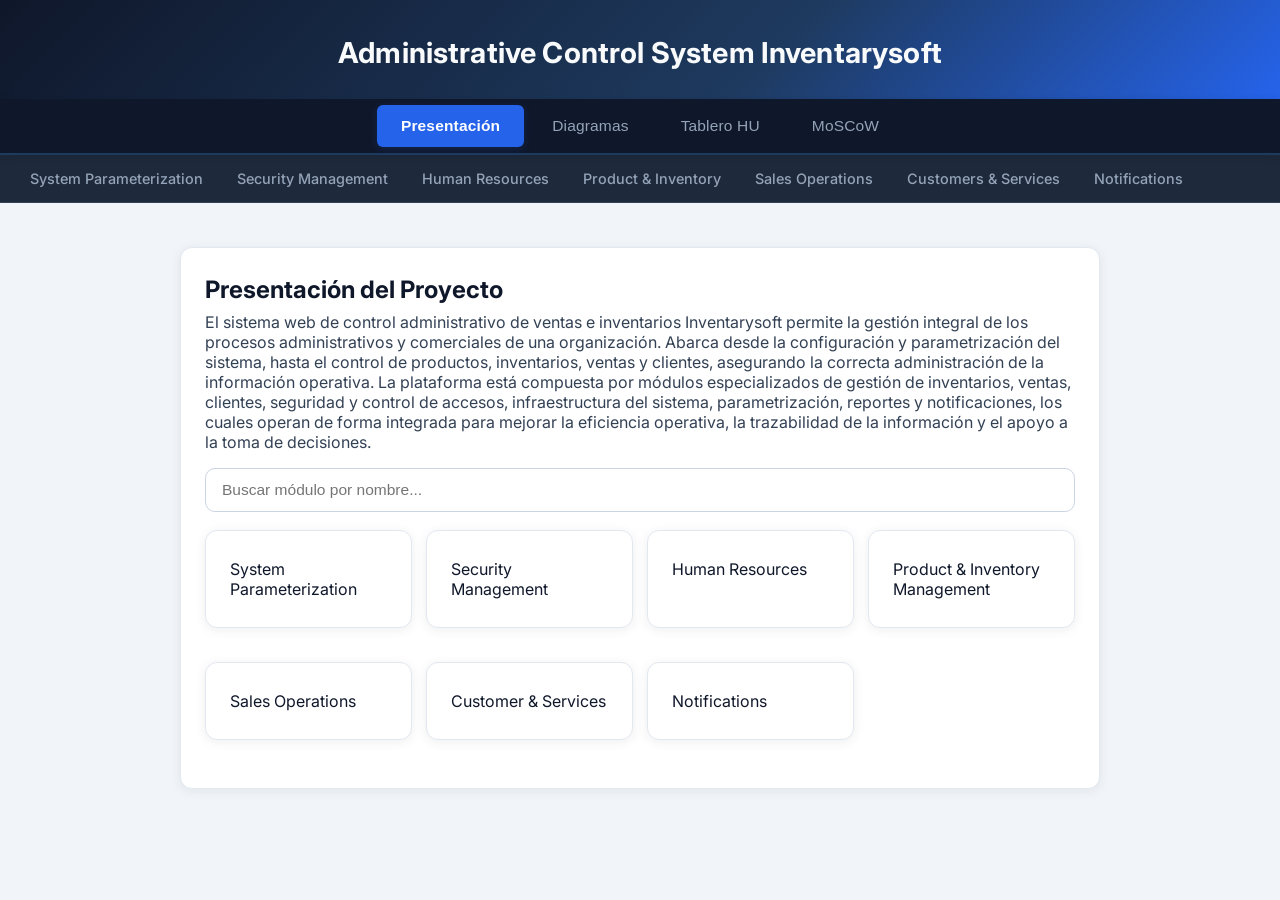
<file: Portal/index.html>
<!DOCTYPE html>
<html lang="es">
<head>
  <meta charset="UTF-8">
  <meta name="viewport" content="width=device-width, initial-scale=1.0">
  <title>Administrative Control System – Sales & Inventory</title>
  <link rel="stylesheet" href="asset/css/estilos.css">
  <script>
    function openTab(evt, tabName, skipHash) {
      var i, sections, buttons;
      sections = document.querySelectorAll('section');
      for (i = 0; i < sections.length; i++) {
        sections[i].classList.remove('active');
      }
      buttons = document.querySelectorAll('nav[role="tablist"] button');
      for (i = 0; i < buttons.length; i++) {
        buttons[i].classList.remove('active');
        buttons[i].setAttribute('aria-selected', 'false');
      }
      var targetSection = document.getElementById(tabName);
      if (targetSection) targetSection.classList.add('active');
      if (evt && evt.currentTarget) {
        evt.currentTarget.classList.add('active');
        evt.currentTarget.setAttribute('aria-selected', 'true');
      }
      if (!skipHash) {
        try { location.hash = tabName; } catch (e) {}
      }
    }
    function openSubTab(elmnt, contentId) {
      var i, contents, buttons;
      contents = document.getElementsByClassName('subcontent');
      for (i = 0; i < contents.length; i++) {
        contents[i].classList.remove('active');
      }
      buttons = elmnt.parentElement.querySelectorAll('button');
      for (i = 0; i < buttons.length; i++) {
        buttons[i].classList.remove('active');
      }
      document.getElementById(contentId).classList.add('active');
      elmnt.classList.add('active');
    }

    document.addEventListener('DOMContentLoaded', function() {
      // Initialize tabs from hash
      var initial = (location.hash || '').replace('#','') || 'presentation';
      var initialBtn = document.querySelector("nav button[data-tab='"+initial+"']") || document.querySelector('nav button');
      if (initialBtn) {
        openTab({currentTarget: initialBtn}, initialBtn.getAttribute('data-tab') || 'presentation', true);
      }

      // Filter modules by search
      var search = document.getElementById('moduleSearch');
      if (search) {
        var items = Array.prototype.slice.call(document.querySelectorAll('.modules-grid a.card'));
        search.addEventListener('input', function(){
          var q = (search.value || '').toLowerCase().trim();
          items.forEach(function(el){
            var text = el.textContent.toLowerCase();
            el.style.display = text.indexOf(q) > -1 ? '' : 'none';
          });
        });
      }
    });
  </script>
</head>
<body>
<header>
  <h1>Administrative Control System Inventarysoft </h1>
</header>

<nav role="tablist" aria-label="Navegación de secciones">
  <button role="tab" aria-controls="presentation" aria-selected="true" class="active" data-tab="presentation" onclick="openTab(event, 'presentation')">Presentación</button>
  <button role="tab" aria-controls="diagrams" aria-selected="false" data-tab="diagrams" onclick="openTab(event, 'diagrams')">Diagramas</button>
  <button role="tab" aria-controls="hu" aria-selected="false" data-tab="hu" onclick="openTab(event, 'hu')">Tablero HU</button>
  <button role="tab" aria-controls="moscow" aria-selected="false" data-tab="moscow" onclick="openTab(event, 'moscow')">MoSCoW</button>
  
</nav>

<div class="module-nav" aria-label="Módulos del sistema">
  <a href="system_parameterization/system_parameterization.html" class="nav-link">System Parameterization</a>
  <a href="security_management/security_management.html" class="nav-link">Security Management</a>
  <a href="human_resources/human_resources.html" class="nav-link">Human Resources</a>
  <a href="product_inventory_management/product_inventory_management.html" class="nav-link">Product & Inventory</a>
  <a href="sales_operations/sales_operations.html" class="nav-link">Sales Operations</a>
  <a href="customer_services/customer_services.html" class="nav-link">Customers & Services</a>
  <a href="notifications/notifications.html" class="nav-link">Notifications</a>
</div>

<section id="presentation" class="active">
  <div class="card" style="margin-top: 8px;">
    <h2 style="margin-top:0">Presentación del Proyecto</h2>
    <p>El sistema web de control administrativo de ventas e inventarios Inventarysoft permite la gestión integral de los procesos administrativos y comerciales de una organización. Abarca desde la configuración y parametrización del sistema, hasta el control de productos, inventarios, ventas y clientes, asegurando la correcta administración de la información operativa.
        La plataforma está compuesta por módulos especializados de gestión de inventarios, ventas, clientes, seguridad y control de accesos, infraestructura del sistema, parametrización, reportes y notificaciones, los cuales operan de forma integrada para mejorar la eficiencia operativa, la trazabilidad de la información y el apoyo a la toma de decisiones.</p>
    
    <div class="searchbar">
      <input id="moduleSearch" type="search" placeholder="Buscar módulo por nombre..." aria-label="Buscar módulo">
    </div>
    <div class="modules-grid">
      <a href='system_parameterization/system_parameterization.html' class="card"> System Parameterization</a>
      <a href='security_management/security_management.html'class="card"> Security Management</a>
      <a href='human_resources/human_resources.html' class="card"> Human Resources</a>
      <a href='product_inventory_management/product_inventory_management.html' class="card"> Product & Inventory Management</a>
      <a href='sales_operations/sales_operations.html' class="card"> Sales Operations</a>
      <a href='customer_services/customer_services.html' class="card"> Customer & Services</a>
      <a href='notifications/notifications.html' class="card"> Notifications</a>
    </div>
  </div>
</section>
<section id="diagrams">
  <h2>Diagramas</h2>
  <div class="subtabs">
    <button class='active' onclick="openSubTab(this,'diagram-content-0')">Package Diagram</button><button class='' onclick="openSubTab(this,'diagram-content-1')">Class Diagram</button><button class='' onclick="openSubTab(this,'diagram-content-2')">Sequence Diagram</button><button class='' onclick="openSubTab(this,'diagram-content-3')">Deployment Diagram</button><button class='' onclick="openSubTab(this,'diagram-content-4')">Use Case Diagram</button>
  </div>
  
    <div id="diagram-content-0" class="subcontent active">
      <h3>Package Diagram</h3>
      <img src="asset/doc/proyecto/packeage/Packeage.png" alt="Package Diagram" style="max-width:100%;height:auto; border:1px solid #e5e7eb;">
      <h4>PlantUML Source</h4>
      <pre><code>@startuml
title Inventarysoft – Package Diagram

package &quot;Security Management&quot; {
    class role
    class permission
    class role_permission
    class system_module
    class module_permission
    class person
    class user_account
  }

package &quot;System Parameterization&quot; {
  class document_type
  class product_category
  class payment_method
  class inventory_movement_type
  class user_role
  class system_status
}

package &quot;PSales Operations&quot; {
  class sale
  class sale_detail
  class invoice
  class payment
}

package &quot;Product & Inventory Management&quot&quot; {
  class product
  class inventory
  class inventory_movement
}

package &quot;Customers &amp; Services&quot; {
  class customer
  class service
  class customer_service
}

package &quot;Notifications&quot; {
  class message_template
  class notification
  class alert_rule
}

package &quot;Flight Operations&quot; {
  class flight
  class crew_assignment
  class ticket
  class baggage
}

package &quot;Human Resources&quot; {
  class employee
  class position
}

@enduml
</code></pre>
    </div>
    
    <div id="diagram-content-1" class="subcontent ">
      <h3>Class Diagram</h3>
      <img src="asset/doc/proyecto/class/class.png" alt="Class Diagram" style="max-width:100%;height:auto; border:1px solid #e5e7eb;">
      <h4>PlantUML Source</h4>
      <pre><code>@startuml
title Inventarysoft – Class Diagram (Vertical flow)

' --- NIVEL 1: PARÁMETROS ---
class document_type { +id }
class product_category { +id }
class payment_method { +id }
class inventory_movement_type { +id }
class user_role { +id }
class system_status { +id }
class position { +id }
class message_template { +id }

' --- NIVEL 2: ENTIDADES BASE ---
class person {
    +id
    +document_type_id
}

class product {
    +id
    +product_category_id
}

class role {
    +id
    +user_role_id
}

class permission {
    +id
}

' --- NIVEL 3: OPERATIVAS ---
class employee {
    +id
    +person_id
    +position_id
}

class user_account {
    +id
    +person_id
    +role_id
}

class customer {
    +id
    +person_id
}

class role_permission {
    +id
    +role_id
    +permission_id
}

class inventory {
    +id
    +product_id
}

' --- NIVEL 4: TRANSACCIONES ---
class sale {
    +id
    +customer_id
    +user_id
    +payment_method_id
}

class inventory_movement {
    +id
    +inventory_id
    +movement_type_id
}

' --- NIVEL 5: DETALLES Y NOTIFICACIONES ---
class sale_detail {
    +id
    +sale_id
    +product_id
}

class invoice {
    +id
    +sale_id
}

class payment {
    +id
    +sale_id
}

class notification {
    +id
    +person_id
    +template_id
    +sale_id
}

' ==========================================
' RELACIONES
' ==========================================

document_type -> person
product_category -> product
user_role -> role
position -> employee
message_template -> notification
payment_method -> sale
inventory_movement_type -> inventory_movement

person -> employee
person -> user_account
person -> customer

role "1" *-- "*" role_permission
permission "1" *-- "*" role_permission

product "1" *-- "1" inventory
inventory "1" *-- "*" inventory_movement

customer -> sale
user_account -> sale
sale "1" *-- "*" sale_detail
sale "1" -- "1" invoice
sale "1" *-- "*" payment

sale -> notification
person -> notification

@enduml
</code></pre>
    </div>
    
    <div id="diagram-content-2" class="subcontent ">
      <h3>1.User Login</h3>
      <img src="asset/doc/proyecto/secuence/UserLogin.png" alt="Sequence Diagram" style="max-width:100%;height:auto; border:1px solid #e5e7eb;">
      <h3>2.Register Product</h3>
      <img src="asset/doc/proyecto/secuence/RegistreProduct.png" alt="Sequence Diagram" style="max-width:100%;height:auto; border:1px solid #e5e7eb;">
      <h3>3.Register Inventory Movement</h3>
      <img src="asset/doc/proyecto/secuence/RegisterInventoryMovement.png" alt="Sequence Diagram" style="max-width:100%;height:auto; border:1px solid #e5e7eb;">
      <h3>4.Process Sale </h3>
      <img src="asset/doc/proyecto/secuence/ProcessSale.png" alt="Sequence Diagram" style="max-width:100%;height:auto; border:1px solid #e5e7eb;">
      <h3>5.RegisterCustomer</h3>
      <img src="asset/doc/proyecto/secuence/RegisterCustomer.png" alt="Sequence Diagram" style="max-width:100%;height:auto; border:1px solid #e5e7eb;">
    </div>
    
    <div id="diagram-content-3" class="subcontent ">
      <h3>Deployment Diagram</h3>
      <img src="asset/doc/proyecto/deploy/deployd.png" alt="Deployment Diagram" style="max-width:100%;height:auto; border:1px solid #e5e7eb;">
      <h4>PlantUML Source</h4>
      <pre><code>@startuml
title Inventarysoft - Deployment Diagram

node "Cloud Environment" {

  node "CI/CD Pipeline" {
    component "GitHub Repo\nBranches: develop, qa, main" as GitHub
    component "Jenkins" as Jenkins
    GitHub -> Jenkins : Webhook/Clone
  }

  node "Container Cluster" {

    node "Frontend Container" {
      component "Web App\nReact SPA" as Web
    }

    node "Backend Container" {
      component "REST API\n(Node/Java/Python)" as API
    }

    node "Database Container" {
      database "PostgreSQL\nInventarysoft_DB" as DB
    }

    Web -> API : REST/HTTPS
    API -> DB : JDBC
  }

  Jenkins -> "Container Cluster" : Build & Deploy
}

@enduml
</code></pre>
    </div>
    
    <div id="diagram-content-4" class="subcontent ">
      <h3>Use Case Diagram Security Management.</h3>
      <img src="asset/doc/proyecto/use_case/UseCaseSecurityManagement.png" alt="Use Case Diagram" style="max-width:100%;height:auto; border:1px solid #e5e7eb;">
      <h3>Use Case Diagram System Parameterization</h3>
      <img src="asset/doc/proyecto/use_case/UseCaseSystemParameterization.png" alt="Use Case Diagram" style="max-width:100%;height:auto; border:1px solid #e5e7eb;">
      <h3>Use Case Diagram Product & Inventory</h3>
      <img src="asset/doc/proyecto/use_case/UseCaseProduct&Inventory.png" alt="Use Case Diagram" style="max-width:100%;height:auto; border:1px solid #e5e7eb;">
      <h3>Use Case Diagram Sales Operation</h3>
      <img src="asset/doc/proyecto/use_case/UseCaseSalesOperations.png" alt="Use Case Diagram" style="max-width:100%;height:auto; border:1px solid #e5e7eb;">
      <h3>Use Case Diagram Customers & Services</h3>
      <img src="asset/doc/proyecto/use_case/UseCaseCustomers&Services.png" alt="Use Case Diagram" style="max-width:100%;height:auto; border:1px solid #e5e7eb;">
      <h3>Use Case Diagram Notifications</h3>
      <img src="asset/doc/proyecto/use_case/UseCaseNotifications.png" alt="Use Case Diagram" style="max-width:100%;height:auto; border:1px solid #e5e7eb;">
      
    </div>
    
</section>
<section id="hu">
  <h2>Tablero de Historias de Usuario (HU)</h2>
  
  <details>
    <summary>Security Management</summary>
    <div>
      <ul>
        <li>Como Administrador quiero gestionar roles y permisos de usuarios para controlar el acceso al sistema.</li>
        <li>Como Administrador quiero registrar usuarios asociados a personas y roles para permitir el inicio de sesión.</li>
        <li>Como Usuario quiero iniciar sesión en el sistema para acceder a las funcionalidades según mi rol.</li>
      </ul>
    </div>
  </details>
  
  <details>
    <summary>Human Resources</summary>
    <div>
      <ul>
        <li>Como Administrador quiero registrar empleados con sus datos personales y cargos para gestionar el staff.</li>
        <li>Como Administrador quiero consultar información de empleados para asignar responsabilidades eficientemente.</li>
      </ul>
    </div>
  </details>
  
  <details>
    <summary>System Parameterization</summary>
    <div>
      <ul>
        <li>Como Administrador quiero configurar tipos de documentos para capturar correctamente la identidad de las personas.</li>
        <li>Como Administrador quiero definir categorías de productos para organizar el catálogo de inventario.</li>
        <li>Como Administrador quiero gestionar métodos de pago para ofrecer diferentes opciones de cobro en las ventas.</li>
        <li>Como Administrador quiero definir tipos de movimientos de inventario para clasificar entradas y salidas.</li>
      </ul>
    </div>
  </details>
  
  <details>
    <summary>Product & Inventory</summary>
    <div>
      <ul>
        <li>Como Administrador quiero registrar productos con sus precios y stock inicial para controlar la oferta.</li>
        <li>Como Empleado quiero registrar movimientos de inventario (entradas/salidas) para mantener el stock actualizado.</li>
        <li>Como Usuario quiero consultar la disponibilidad de productos en tiempo real para informar a los clientes.</li>
      </ul>
    </div>
  </details>
  
  <details>
    <summary>Sales Operations</summary>
    <div>
      <ul>
        <li>Como Empleado quiero procesar ventas seleccionando productos y cantidades para registrar los ingresos.</li>
        <li>Como Sistema quiero calcular automáticamente totales e impuestos para evitar errores humanos.</li>
        <li>Como Empleado quiero generar facturas de venta para entregar un comprobante legal al cliente.</li>
        <li>Como Empleado quiero registrar pagos asociados a las ventas para cerrar el ciclo comercial.</li>
      </ul>
    </div>
  </details>
  
  <details>
    <summary>Customers & Services</summary>
    <div>
      <ul>
        <li>Como Empleado quiero registrar clientes en el sistema para asociar sus compras y fidelizarlos.</li>
        <li>Como Cliente quiero recibir mi factura por correo electrónico (opcional) para tener un respaldo digital.</li>
      </ul>
    </div>
  </details>
  
  <details>
    <summary>Notifications</summary>
    <div>
      <ul>
        <li>Como Administrador quiero crear plantillas de mensajes para notificar eventos de manera uniforme.</li>
        <li>Como Sistema quiero enviar alertas de stock bajo para informar oportunamente la necesidad de reabastecimiento.</li>
        <li>Como Sistema quiero enviar notificaciones de confirmación de pago para mantener informados a los clientes.</li>
      </ul>
    </div>
  </details>
    
</section>
<section id="moscow">
  <h2>Priorización MoSCoW</h2>
  <h3>Must</h3>
  <ul>
    <li>Como Usuario quiero iniciar sesión con usuario y contraseña para acceder de forma segura al sistema.</li>
    <li>Como Administrador quiero definir roles básicos (administrador y vendedor) para controlar el acceso a las funcionalidades del sistema</li>
    <li>Como Administrador quiero validar que los formularios críticos tengan datos obligatorios para evitar registros incompletos o erróneos.</li>
    <li>Como Administrador quiero registrar productos con código, nombre, categoría, precio, stock y estado para administrar el inventario.</li>
    <li>Como Administrador quiero editar y eliminar productos para mantener la información actualizada.</li>
    <li>Como Administrador quiero consultar las existencias de productos en tiempo casi real para conocer el stock disponible y detectar alertas.</li>
    <li>Como Administrador quiero registrar compras o ingresos de mercancía para incrementar el inventario</li>
    <li>Como Sistema quiero actualizar automáticamente el inventario al registrar una venta para mantener el stock correcto.</li>
    <li>Como Vendedor quiero registrar ventas asociando productos, cantidades y precios para generar el total de la venta.</li>
    <li>Como Coordinador quiero asignar tripulación a un vuelo para garantizar que el vuelo esté atendido.</li>
    <li>Como Vendedor quiero que cada venta quede registrada con fecha y usuario vendedor para mantener el control administrativo.</li>
    <li>Como Administrador quiero generar reportes básicos de ventas por rango de fechas para analizar los ingresos del negocio.</li>
    <li>Como Administrador quiero registrar clientes con datos básicos para asociarlos a las ventas cuando sea necesario.</li>
    <li>Como Administrador quiero registrar proveedores con información básica para controlar el origen de los productos.</li>
    
  </ul>
  <h3>Should</h3><ul>
    <li>Como Administrador quiero configurar permisos más específicos para el rol vendedor para controlar mejor el acceso a ciertas funcionalidades.</li>
    <li>Como Administrador quiero restringir acciones sensibles como eliminación de registros para mantener la seguridad del sistema.</li>
    <li>Como Administrador quiero generar reportes de productos con stock mínimo para planificar reposiciones oportunamente.</li>
    <li>Como Administrador quiero analizar la rotación de productos para mejorar la gestión de compras.</li>
    <li>Como Administrador quiero consultar el historial de ventas por cliente para analizar el comportamiento comercial.</li>
    <li>Como Administrador quiero visualizar ventas por producto para identificar los artículos más vendidos y los de baja rotación.</li>
    <li>Como Administrador quiero realizar ajustes manuales de inventario en caso de pérdida o daño para reflejar el stock real.</li>
    <li>Como Administrador quiero consultar una bitácora de actividades para supervisar las acciones realizadas en el sistema.</li>
    <li>Como Sistema quiero registrar automáticamente operaciones críticas para garantizar trazabilidad</li>
    <li>Como Vendedor quiero aplicar filtros avanzados en el catálogo de productos para encontrar información rápidamente.</li>
    <li>Como Administrador quiero exportar reportes en formato PDF o Excel para compartir información o conservar respaldo externo.</li>
  </ul><h3>Could</h3>
    <ul><li>Como Administrador quiero visualizar un panel de control con indicadores clave de ventas e inventario para tener una visión general del estado del negocio.</li>
    <li>Como Administrador quiero ver alertas e información resumida en una sola vista para facilitar la toma de decisiones.</li>
    <li>Como Administrador quiero recibir notificaciones visuales cuando un producto llegue a su nivel mínimo para actuar oportunamente</li>
    <li>Como Vendedor quiero visualizar alertas de stock bajo al momento de registrar una venta para evitar vender productos agotados.</li>
    <li>Como Administrador quiero organizar productos en categorías y subcategorías para mejorar la estructura del catálogo.</li>
    <li>Como Vendedor quiero generar comprobantes de venta en formato ticket o factura para entregar un soporte formal de la transacción.</li>
    <li>Como Administrador quiero autocompletado en búsquedas para mejorar la eficiencia operativa.</li>

  </ul><h3>Wont</h3><ul></ul>
</section>

</body>
</html>
</file>
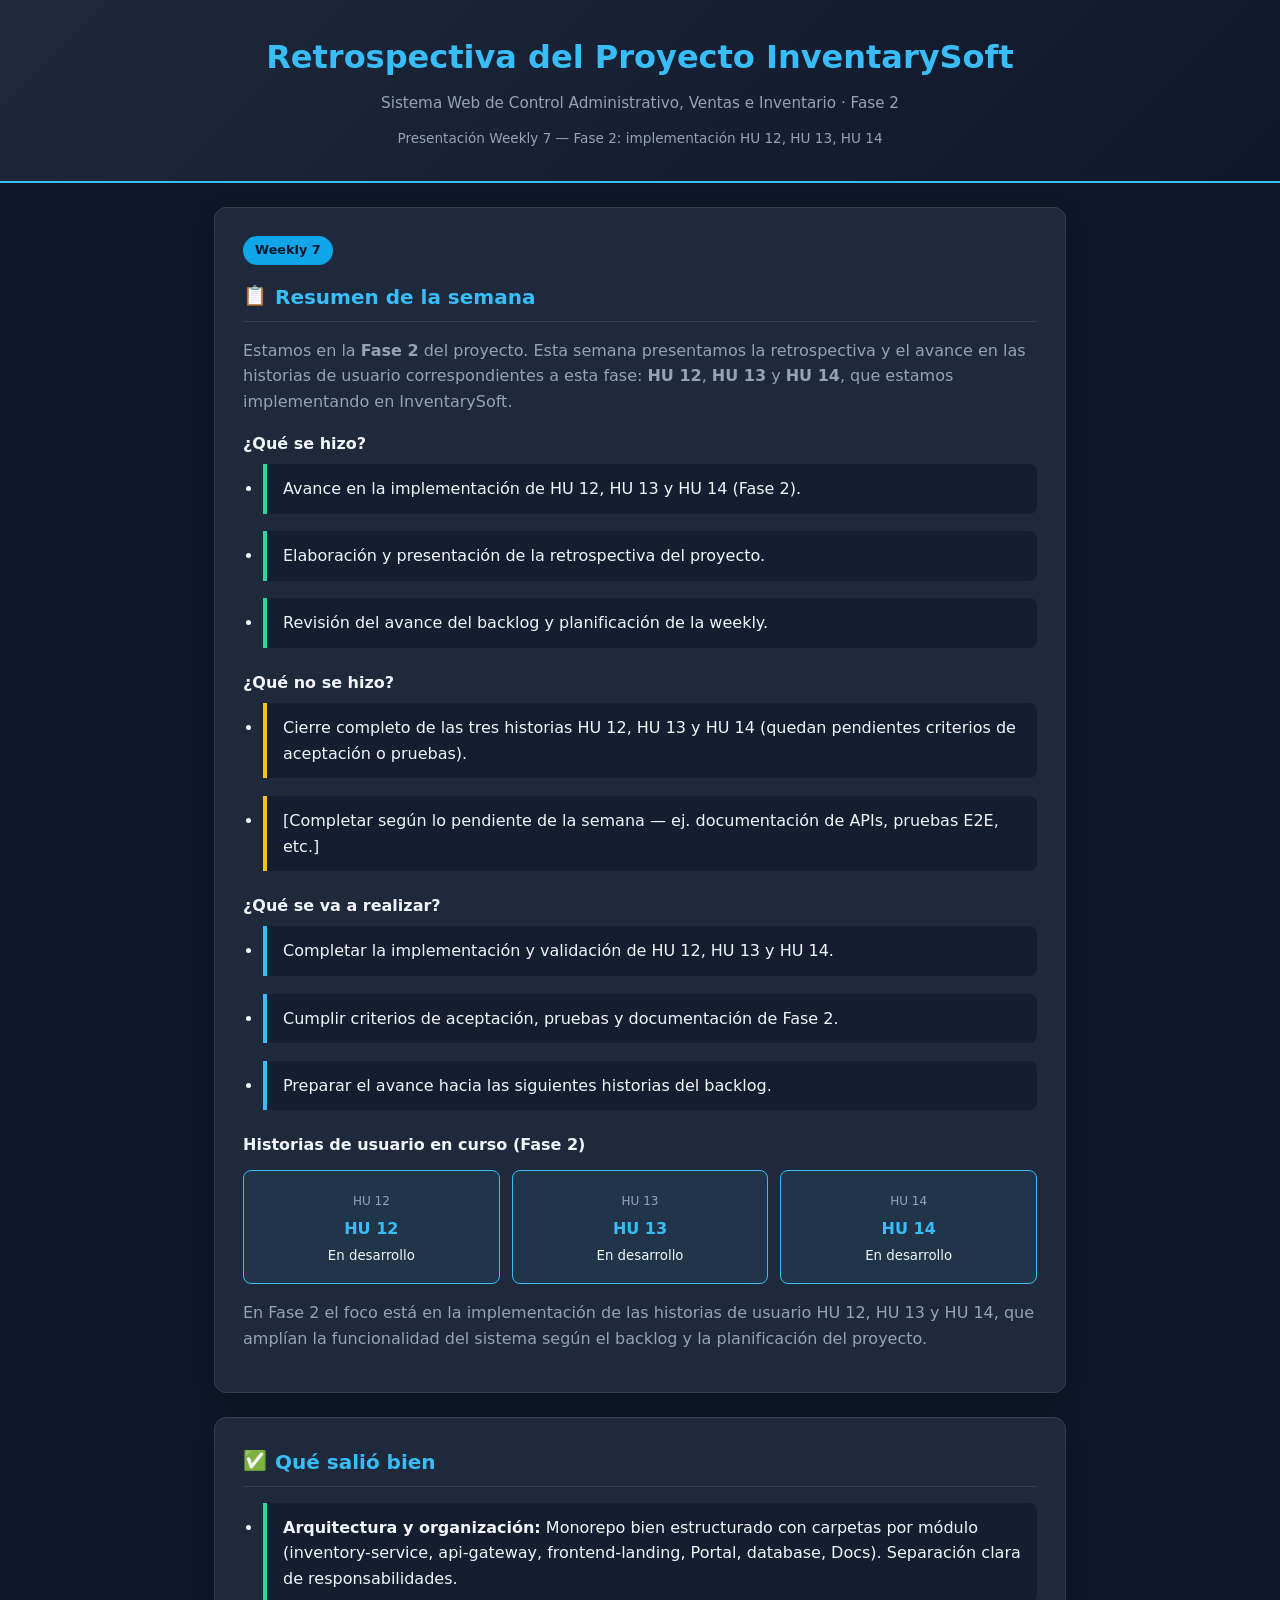
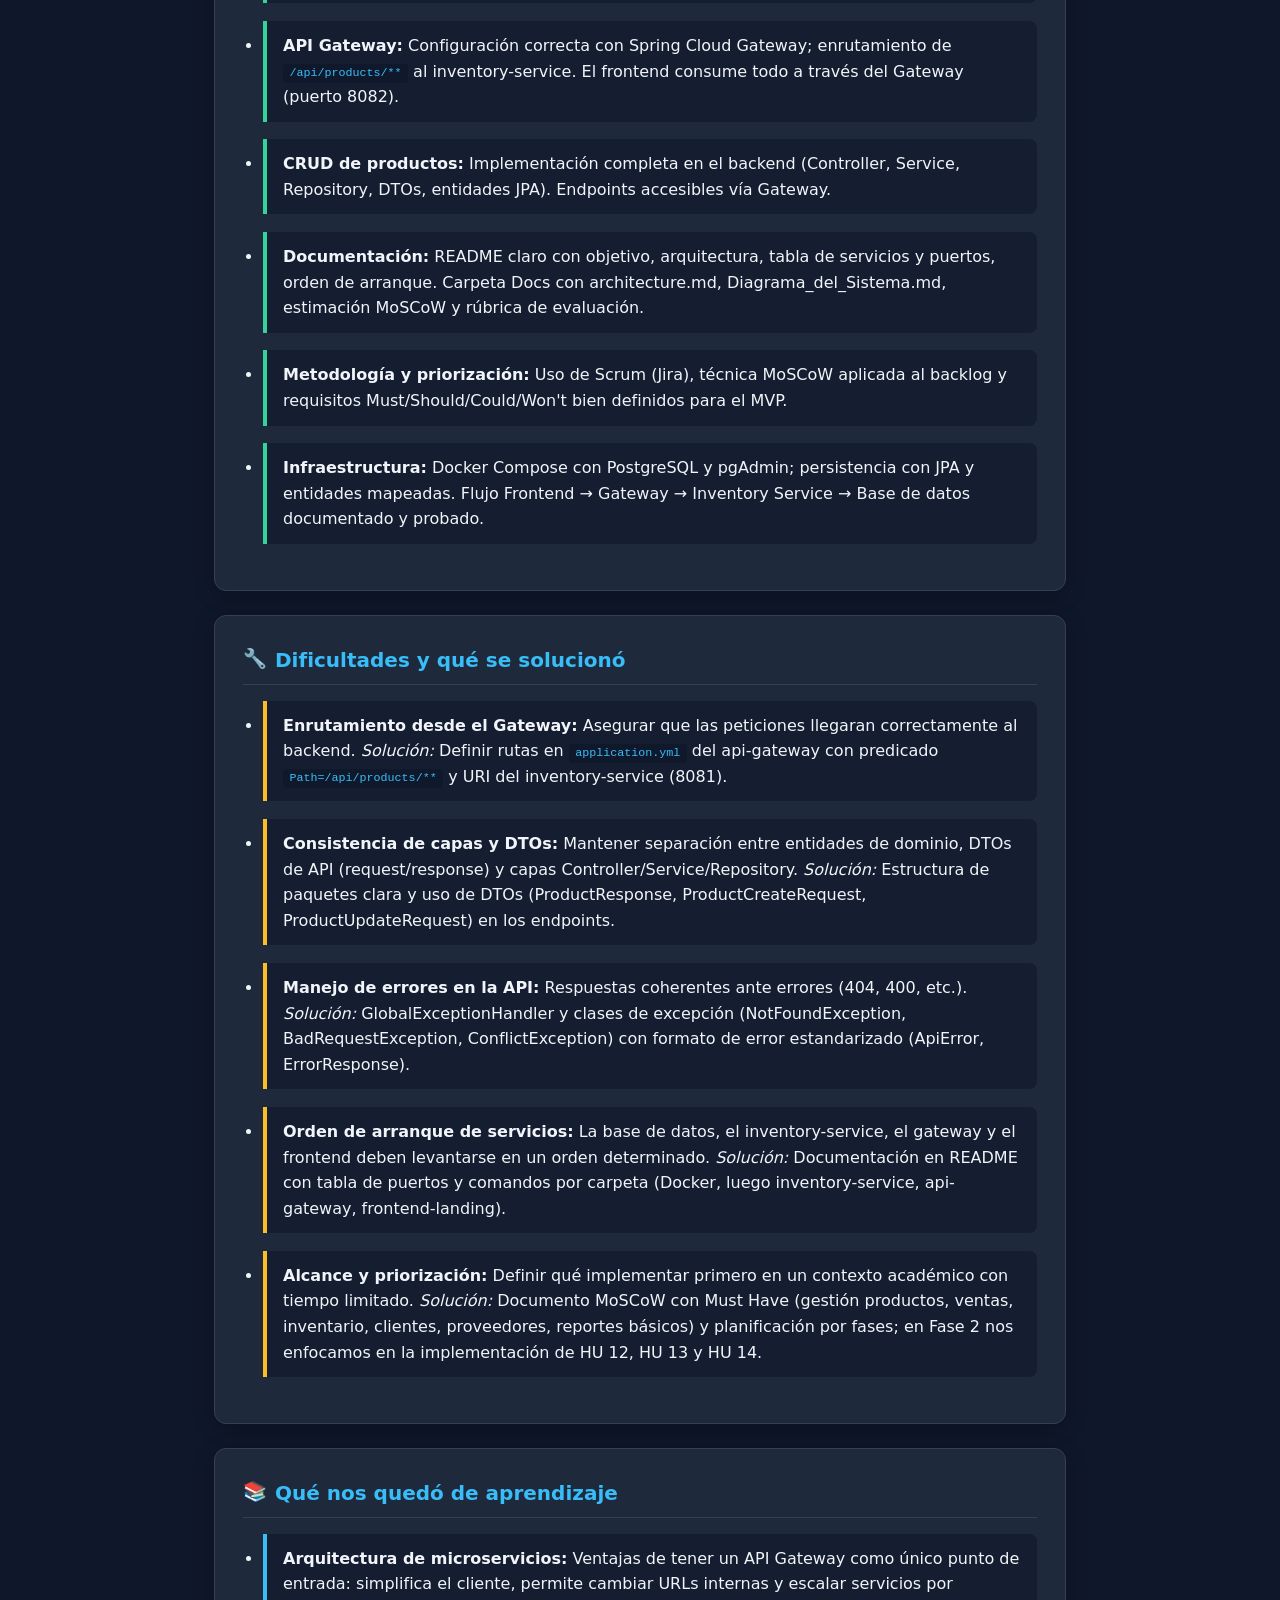
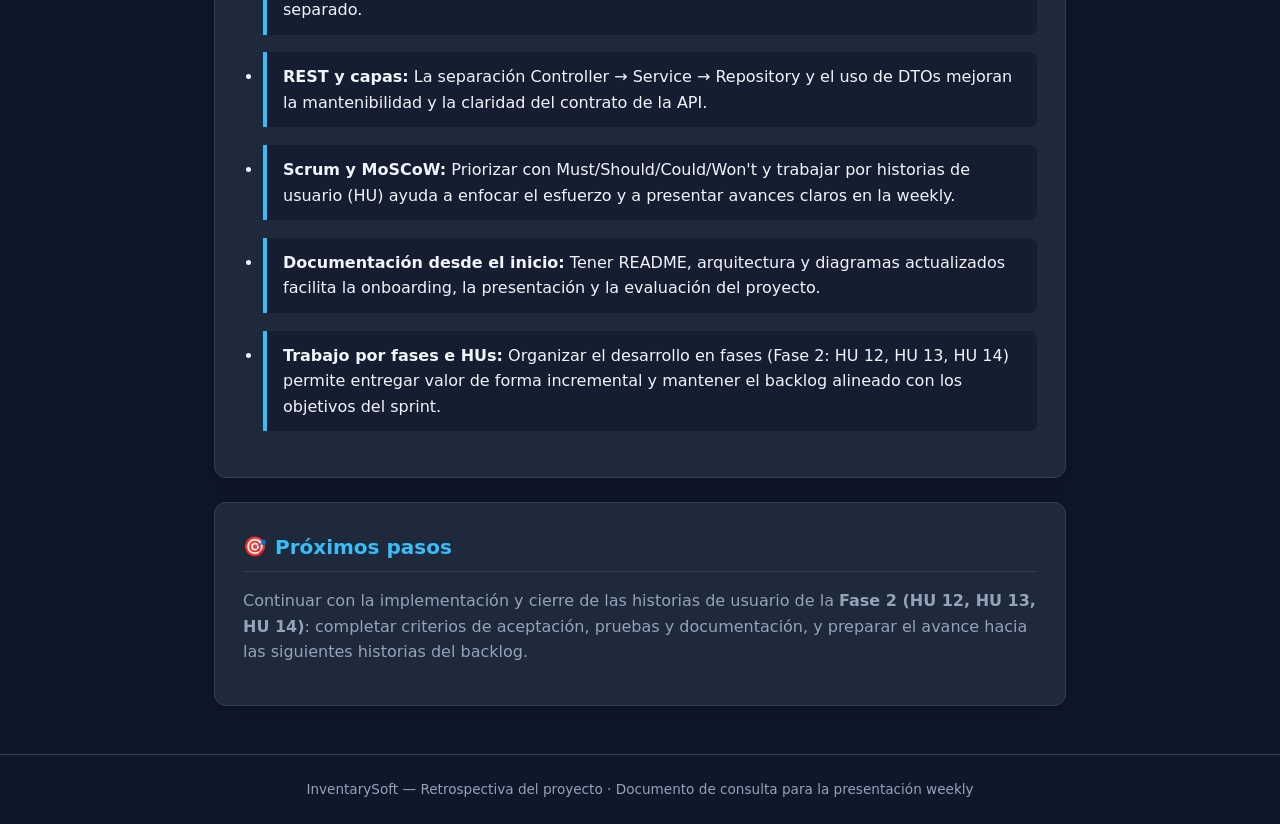
<file: docs/retrospectives/weekly-07/index.html>
<!DOCTYPE html>
<html lang="es">
<head>
  <meta charset="UTF-8">
  <meta name="viewport" content="width=device-width, initial-scale=1.0">
  <title>Retrospectiva — InventarySoft</title>
  <link rel="stylesheet" href="styles.css">
</head>
<body>
  <header class="hero">
    <h1>Retrospectiva del Proyecto InventarySoft</h1>
    <p class="subtitle">Sistema Web de Control Administrativo, Ventas e Inventario · Fase 2</p>
    <p class="date">Presentación Weekly 7 — Fase 2: implementación HU 12, HU 13, HU 14</p>
  </header>

  <main class="container">
    <!-- Resumen Weekly -->
    <section class="section">
      <span class="weekly-badge">Weekly 7</span>
      <h2><span class="icon">📋</span> Resumen de la semana</h2>
      <p>Estamos en la <strong>Fase 2</strong> del proyecto. Esta semana presentamos la retrospectiva y el avance en las historias de usuario correspondientes a esta fase: <strong>HU 12</strong>, <strong>HU 13</strong> y <strong>HU 14</strong>, que estamos implementando en InventarySoft.</p>

      <h3>¿Qué se hizo?</h3>
      <ul class="card-list">
        <li class="card-item success">Avance en la implementación de HU 12, HU 13 y HU 14 (Fase 2).</li>
        <li class="card-item success">Elaboración y presentación de la retrospectiva del proyecto.</li>
        <li class="card-item success">Revisión del avance del backlog y planificación de la weekly.</li>
      </ul>

      <h3>¿Qué no se hizo?</h3>
      <ul class="card-list">
        <li class="card-item warning">Cierre completo de las tres historias HU 12, HU 13 y HU 14 (quedan pendientes criterios de aceptación o pruebas).</li>
        <li class="card-item warning">[Completar según lo pendiente de la semana — ej. documentación de APIs, pruebas E2E, etc.]</li>
      </ul>

      <h3>¿Qué se va a realizar?</h3>
      <ul class="card-list">
        <li class="card-item">Completar la implementación y validación de HU 12, HU 13 y HU 14.</li>
        <li class="card-item">Cumplir criterios de aceptación, pruebas y documentación de Fase 2.</li>
        <li class="card-item">Preparar el avance hacia las siguientes historias del backlog.</li>
      </ul>

      <h3>Historias de usuario en curso (Fase 2)</h3>
      <div class="hu-grid">
        <div class="hu-card focus">
          <span class="hu-num">HU 12</span>
          <div class="hu-title">HU 12</div>
          <small>En desarrollo</small>
        </div>
        <div class="hu-card focus">
          <span class="hu-num">HU 13</span>
          <div class="hu-title">HU 13</div>
          <small>En desarrollo</small>
        </div>
        <div class="hu-card focus">
          <span class="hu-num">HU 14</span>
          <div class="hu-title">HU 14</div>
          <small>En desarrollo</small>
        </div>
      </div>
      <p style="margin-top: 1rem;">En Fase 2 el foco está en la implementación de las historias de usuario HU 12, HU 13 y HU 14, que amplían la funcionalidad del sistema según el backlog y la planificación del proyecto.</p>
    </section>

    <!-- Qué salió bien -->
    <section class="section">
      <h2><span class="icon">✅</span> Qué salió bien</h2>
      <ul class="card-list">
        <li class="card-item success">
          <strong>Arquitectura y organización:</strong> Monorepo bien estructurado con carpetas por módulo (inventory-service, api-gateway, frontend-landing, Portal, database, Docs). Separación clara de responsabilidades.
        </li>
        <li class="card-item success">
          <strong>API Gateway:</strong> Configuración correcta con Spring Cloud Gateway; enrutamiento de <code>/api/products/**</code> al inventory-service. El frontend consume todo a través del Gateway (puerto 8082).
        </li>
        <li class="card-item success">
          <strong>CRUD de productos:</strong> Implementación completa en el backend (Controller, Service, Repository, DTOs, entidades JPA). Endpoints accesibles vía Gateway.
        </li>
        <li class="card-item success">
          <strong>Documentación:</strong> README claro con objetivo, arquitectura, tabla de servicios y puertos, orden de arranque. Carpeta Docs con architecture.md, Diagrama_del_Sistema.md, estimación MoSCoW y rúbrica de evaluación.
        </li>
        <li class="card-item success">
          <strong>Metodología y priorización:</strong> Uso de Scrum (Jira), técnica MoSCoW aplicada al backlog y requisitos Must/Should/Could/Won't bien definidos para el MVP.
        </li>
        <li class="card-item success">
          <strong>Infraestructura:</strong> Docker Compose con PostgreSQL y pgAdmin; persistencia con JPA y entidades mapeadas. Flujo Frontend → Gateway → Inventory Service → Base de datos documentado y probado.
        </li>
      </ul>
    </section>

    <!-- Dificultades y soluciones -->
    <section class="section">
      <h2><span class="icon">🔧</span> Dificultades y qué se solucionó</h2>
      <ul class="card-list">
        <li class="card-item warning">
          <strong>Enrutamiento desde el Gateway:</strong> Asegurar que las peticiones llegaran correctamente al backend. <em>Solución:</em> Definir rutas en <code>application.yml</code> del api-gateway con predicado <code>Path=/api/products/**</code> y URI del inventory-service (8081).
        </li>
        <li class="card-item warning">
          <strong>Consistencia de capas y DTOs:</strong> Mantener separación entre entidades de dominio, DTOs de API (request/response) y capas Controller/Service/Repository. <em>Solución:</em> Estructura de paquetes clara y uso de DTOs (ProductResponse, ProductCreateRequest, ProductUpdateRequest) en los endpoints.
        </li>
        <li class="card-item warning">
          <strong>Manejo de errores en la API:</strong> Respuestas coherentes ante errores (404, 400, etc.). <em>Solución:</em> GlobalExceptionHandler y clases de excepción (NotFoundException, BadRequestException, ConflictException) con formato de error estandarizado (ApiError, ErrorResponse).
        </li>
        <li class="card-item warning">
          <strong>Orden de arranque de servicios:</strong> La base de datos, el inventory-service, el gateway y el frontend deben levantarse en un orden determinado. <em>Solución:</em> Documentación en README con tabla de puertos y comandos por carpeta (Docker, luego inventory-service, api-gateway, frontend-landing).
        </li>
        <li class="card-item warning">
          <strong>Alcance y priorización:</strong> Definir qué implementar primero en un contexto académico con tiempo limitado. <em>Solución:</em> Documento MoSCoW con Must Have (gestión productos, ventas, inventario, clientes, proveedores, reportes básicos) y planificación por fases; en Fase 2 nos enfocamos en la implementación de HU 12, HU 13 y HU 14.
        </li>
      </ul>
    </section>

    <!-- Aprendizajes -->
    <section class="section">
      <h2><span class="icon">📚</span> Qué nos quedó de aprendizaje</h2>
      <ul class="card-list">
        <li class="card-item">
          <strong>Arquitectura de microservicios:</strong> Ventajas de tener un API Gateway como único punto de entrada: simplifica el cliente, permite cambiar URLs internas y escalar servicios por separado.
        </li>
        <li class="card-item">
          <strong>REST y capas:</strong> La separación Controller → Service → Repository y el uso de DTOs mejoran la mantenibilidad y la claridad del contrato de la API.
        </li>
        <li class="card-item">
          <strong>Scrum y MoSCoW:</strong> Priorizar con Must/Should/Could/Won't y trabajar por historias de usuario (HU) ayuda a enfocar el esfuerzo y a presentar avances claros en la weekly.
        </li>
        <li class="card-item">
          <strong>Documentación desde el inicio:</strong> Tener README, arquitectura y diagramas actualizados facilita la onboarding, la presentación y la evaluación del proyecto.
        </li>
        <li class="card-item">
          <strong>Trabajo por fases e HUs:</strong> Organizar el desarrollo en fases (Fase 2: HU 12, HU 13, HU 14) permite entregar valor de forma incremental y mantener el backlog alineado con los objetivos del sprint.
        </li>
      </ul>
    </section>

    <!-- Próximos pasos -->
    <section class="section">
      <h2><span class="icon">🎯</span> Próximos pasos</h2>
      <p>Continuar con la implementación y cierre de las historias de usuario de la <strong>Fase 2 (HU 12, HU 13, HU 14)</strong>: completar criterios de aceptación, pruebas y documentación, y preparar el avance hacia las siguientes historias del backlog.</p>
    </section>

  </main>

  <footer class="footer">
    InventarySoft — Retrospectiva del proyecto · Documento de consulta para la presentación weekly
  </footer>
</body>
</html>
</file>
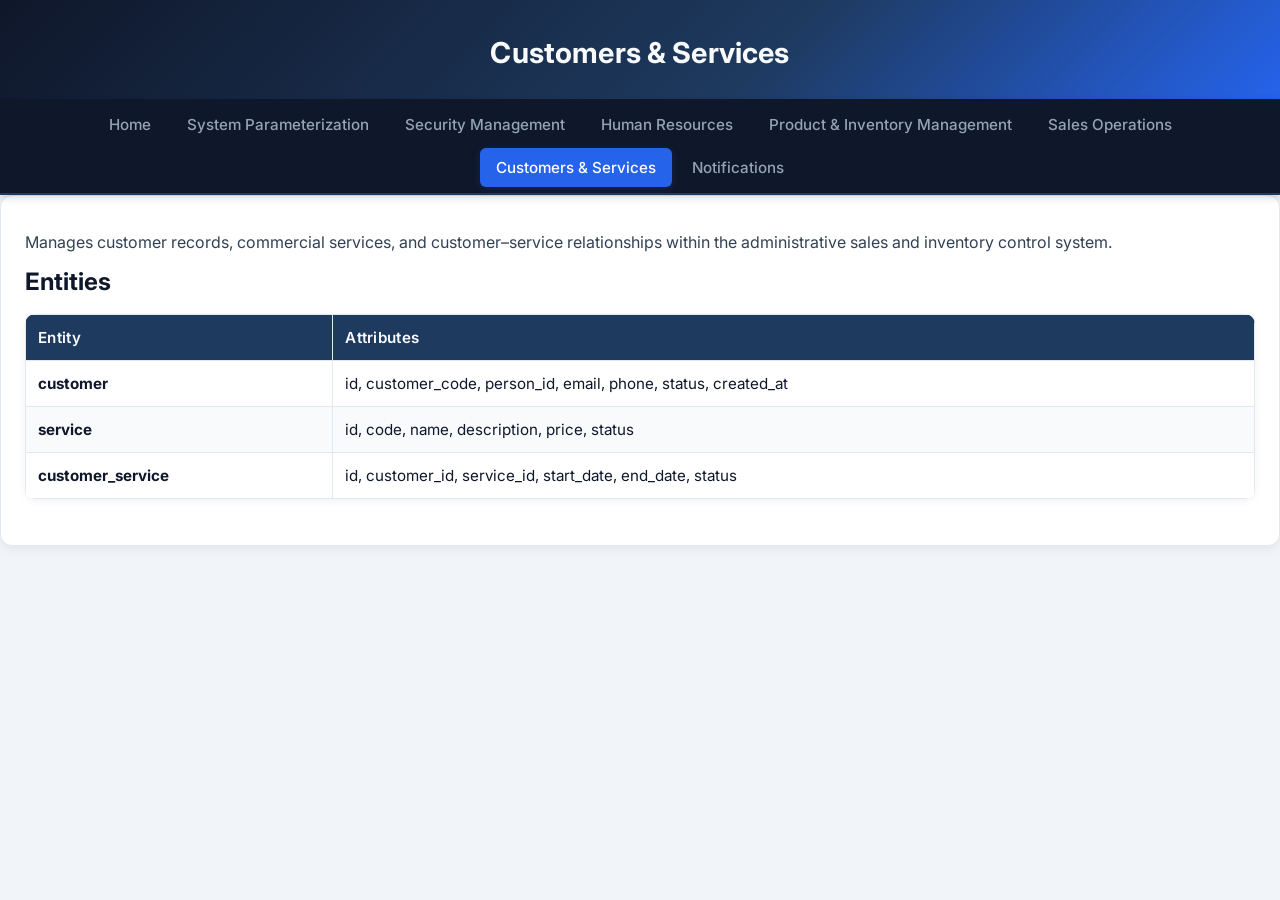
<file: Portal/customer_services/customer_services.html>
<!DOCTYPE html>
<html lang="en">
<head>
  <meta charset="UTF-8">
  <meta name="viewport" content="width=device-width, initial-scale=1.0">
  <title>Customers & Services – Administrative Control System</title>
  <link rel="stylesheet" href="../asset/css/estilos.css">
</head>

<body>

<header>
  <h1>Customers & Services</h1>
</header>

<nav>
  <a href="../index.html" class="nav-link">Home</a>
  <a href="../system_parameterization/system_parameterization.html" class="nav-link">System Parameterization</a>
  <a href="../security_management/security_management.html" class="nav-link">Security Management</a>
  <a href="../human_resources/human_resources.html" class="nav-link"> Human Resources</a>
  <a href="../product_inventory_management/product_inventory_management.html" class="nav-link"> Product & Inventory Management</a>
  <a href="../sales_operations/sales_operations.html" class="nav-link">Sales Operations</a>
  <a href="customer_services.html" class="nav-link active">Customers & Services</a>
  <a href="../notifications/notifications.html" class="nav-link"> Notifications</a>
</nav>

<main>
  <div class="card">
    <p>
      Manages customer records, commercial services, and customer–service
      relationships within the administrative sales and inventory control system.
    </p>

    <h2>Entities</h2>

    <table>
      <thead>
        <tr>
          <th>Entity</th>
          <th>Attributes</th>
        </tr>
      </thead>
      <tbody>
        <tr>
          <td><strong>customer</strong></td>
          <td>
            id, customer_code, person_id, email, phone, status, created_at
          </td>
        </tr>

        <tr>
          <td><strong>service</strong></td>
          <td>
            id, code, name, description, price, status
          </td>
        </tr>

        <tr>
          <td><strong>customer_service</strong></td>
          <td>
            id, customer_id, service_id, start_date, end_date, status
          </td>
        </tr>
      </tbody>
    </table>
  </div>
</main>

</body>
</html>
</file>
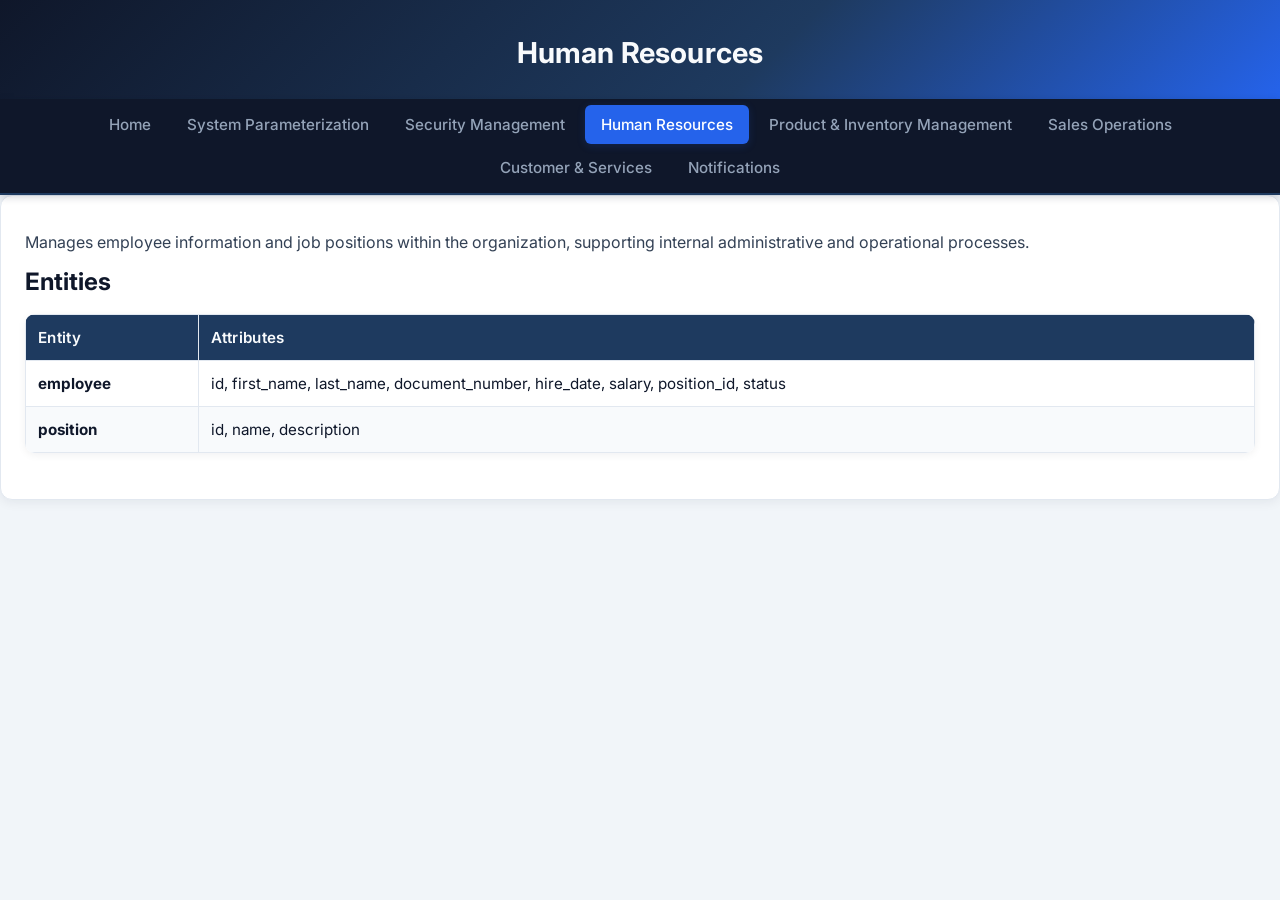
<file: Portal/human_resources/human_resources.html>
<!DOCTYPE html>
<html lang="en">
<head>
  <meta charset="UTF-8">
  <meta name="viewport" content="width=device-width, initial-scale=1.0">
  <title>Human Resources – Administrative Control System</title>
  <link rel="stylesheet" href="../asset/css/estilos.css">
</head>

<body>

<header>
  <h1>Human Resources</h1>
</header>

<nav>
  <a href="../index.html" class="nav-link">Home</a>
  </a>
  <a href="../system_parameterization/system_parameterization.html" class="nav-link">
    System Parameterization
  </a>
  <a href="../security_management/security_management.html" class="nav-link">
    Security Management
  </a>
  <a href="human_resources.html" class="nav-link active">
    Human Resources
  </a>
  <a href="../product_inventory_management/product_inventory_management.html" class="nav-link">
    Product & Inventory Management
  </a>
  <a href="../sales_operations/sales_operations.html" class="nav-link">
    Sales Operations
  </a>
  <a href="../customer_services/customer_services.html" class="nav-link">
    Customer & Services
  </a>
  <a href="../notifications/notifications.html" class="nav-link">
    Notifications
  </a>
</nav>

<main>
  <div class="card">
    <p>
      Manages employee information and job positions within the organization,
      supporting internal administrative and operational processes.
    </p>

    <h2>Entities</h2>
    <table>
      <thead>
        <tr>
          <th>Entity</th>
          <th>Attributes</th>
        </tr>
      </thead>
      <tbody>
        <tr>
          <td><strong>employee</strong></td>
          <td>
            id, first_name, last_name, document_number,
            hire_date, salary, position_id, status
          </td>
        </tr>
        <tr>
          <td><strong>position</strong></td>
          <td>
            id, name, description
          </td>
        </tr>
      </tbody>
    </table>
  </div>
</main>

</body>
</html>
</file>
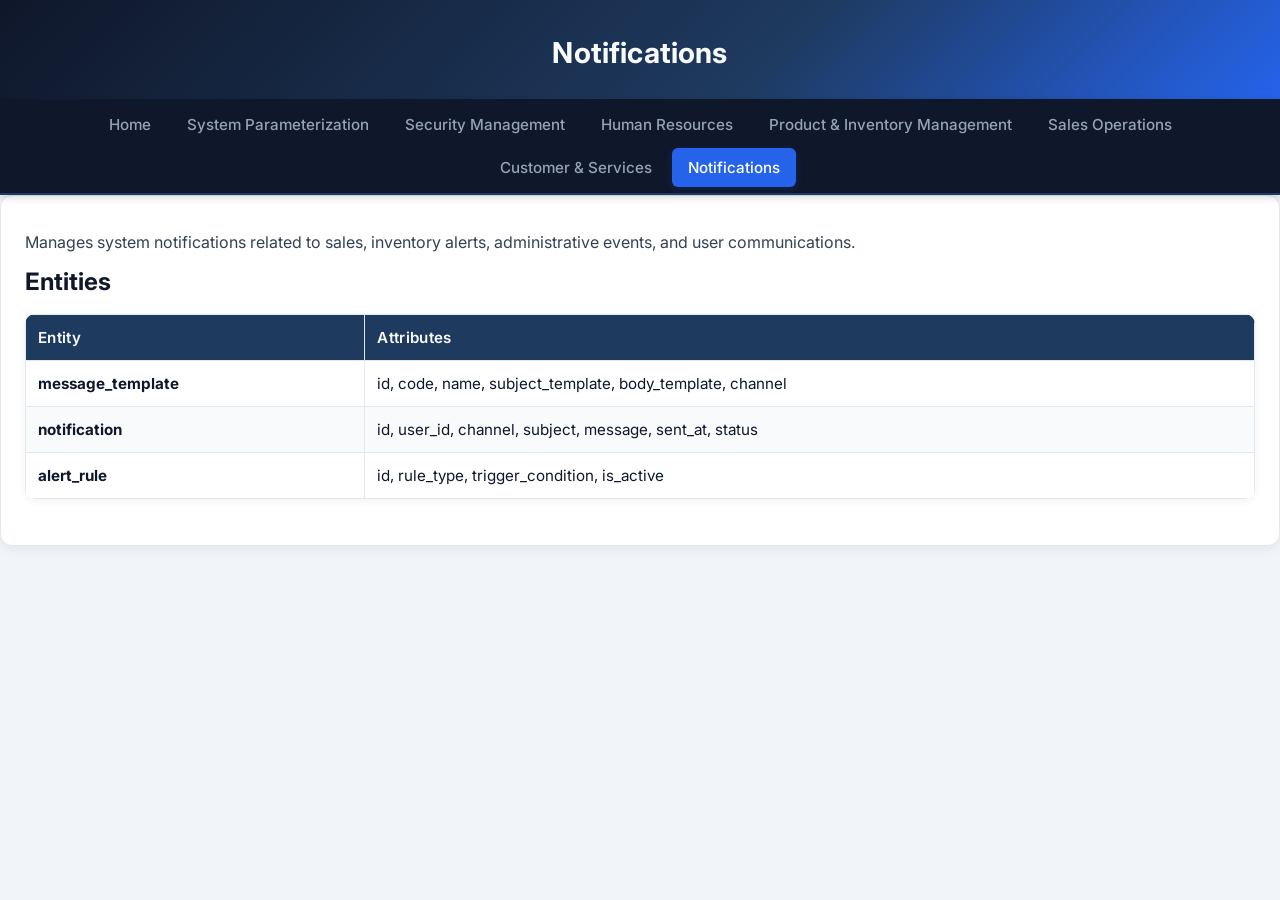
<file: Portal/notifications/notifications.html>
<!DOCTYPE html>
<html lang="en">
<head>
  <meta charset="UTF-8">
  <meta name="viewport" content="width=device-width, initial-scale=1.0">
  <title>Notifications – Administrative Control System</title>
  <link rel="stylesheet" href="../asset/css/estilos.css">
</head>

<body>

<header>
  <h1>Notifications</h1>
</header>

<nav>
  <a href="../index.html" class="nav-link">Home</a>
  </a>
  <a href="../system_parameterization/system_parameterization.html" class="nav-link">
    System Parameterization
  </a>
  <a href="../security_management/security_management.html" class="nav-link">
    Security Management
  </a>
  <a href="../human_resources/human_resources.html" class="nav-link">
    Human Resources
  </a>
  <a href="../product_inventory_management/product_inventory_management.html" class="nav-link">
    Product & Inventory Management
  </a>
  <a href="../sales_operations/sales_operations.html" class="nav-link">
    Sales Operations
  </a>
  <a href="../customer_services/customer_services.html" class="nav-link">
    Customer & Services
  </a>
  <a href="notifications.html" class="nav-link active">
    Notifications
  </a>
</nav>

<main>
  <div class="card">
    <p>
      Manages system notifications related to sales, inventory alerts,
      administrative events, and user communications.
    </p>

    <h2>Entities</h2>
    <table>
      <thead>
        <tr>
          <th>Entity</th>
          <th>Attributes</th>
        </tr>
      </thead>
      <tbody>
        <tr>
          <td><strong>message_template</strong></td>
          <td>
            id, code, name, subject_template, body_template, channel
          </td>
        </tr>
        <tr>
          <td><strong>notification</strong></td>
          <td>
            id, user_id, channel, subject, message, sent_at, status
          </td>
        </tr>
        <tr>
          <td><strong>alert_rule</strong></td>
          <td>
            id, rule_type, trigger_condition, is_active
          </td>
        </tr>
      </tbody>
    </table>
  </div>
</main>

</body>
</html>
</file>
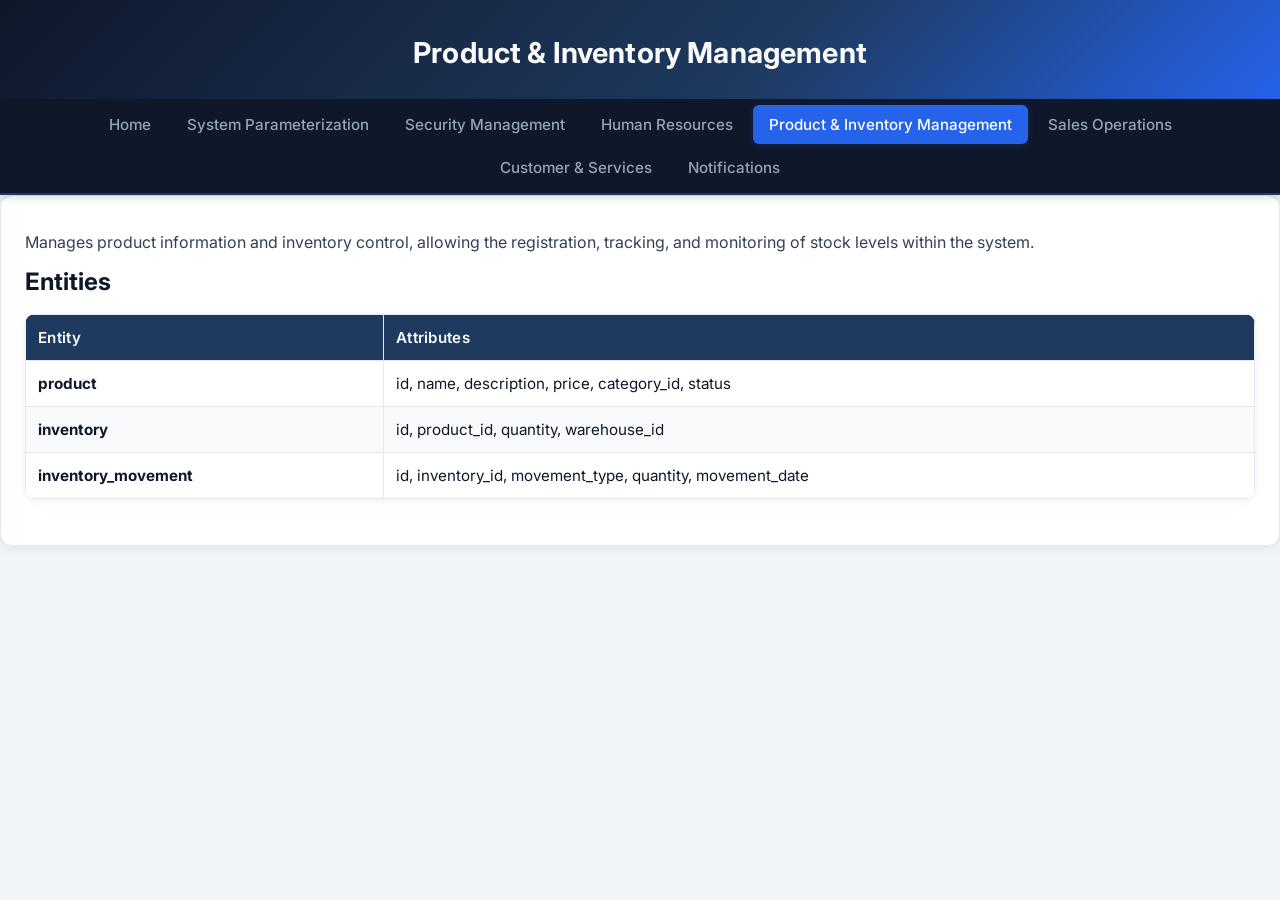
<file: Portal/product_inventory_management/product_inventory_management.html>
<!DOCTYPE html>
<html lang="en">
<head>
  <meta charset="UTF-8">
  <meta name="viewport" content="width=device-width, initial-scale=1.0">
  <title>Product & Inventory Management – Administrative System</title>
  <link rel="stylesheet" href="../asset/css/estilos.css">
</head>

<body>
<header>
  <h1>Product & Inventory Management</h1>
</header>

<nav>
  <a href="../index.html" class="nav-link">Home</a>
  <a href="../system_parameterization/system_parameterization.html" class="nav-link">System Parameterization</a>
  <a href="../security_management/security_management.html" class="nav-link">Security Management</a>
  <a href="../human_resources/human_resources.html" class="nav-link">Human Resources</a>
  <a href="product_inventory_management.html" class="nav-link active">Product & Inventory Management</a>
  <a href="../sales_operations/sales_operations.html" class="nav-link">Sales Operations</a>
  <a href="../customer_services/customer_services.html" class="nav-link">Customer & Services</a>
  <a href="../notifications/notifications.html" class="nav-link">Notifications</a>
</nav>

<main>
  <div class="card">
    <p>
      Manages product information and inventory control, allowing the registration,
      tracking, and monitoring of stock levels within the system.
    </p>

    <h2>Entities</h2>
    <table>
      <thead>
        <tr>
          <th>Entity</th>
          <th>Attributes</th>
        </tr>
      </thead>
      <tbody>
        <tr>
          <td><strong>product</strong></td>
          <td>id, name, description, price, category_id, status</td>
        </tr>
        <tr>
          <td><strong>inventory</strong></td>
          <td>id, product_id, quantity, warehouse_id</td>
        </tr>
        <tr>
          <td><strong>inventory_movement</strong></td>
          <td>id, inventory_id, movement_type, quantity, movement_date</td>
        </tr>
      </tbody>
    </table>
  </div>
</main>

</body>
</html>
</file>
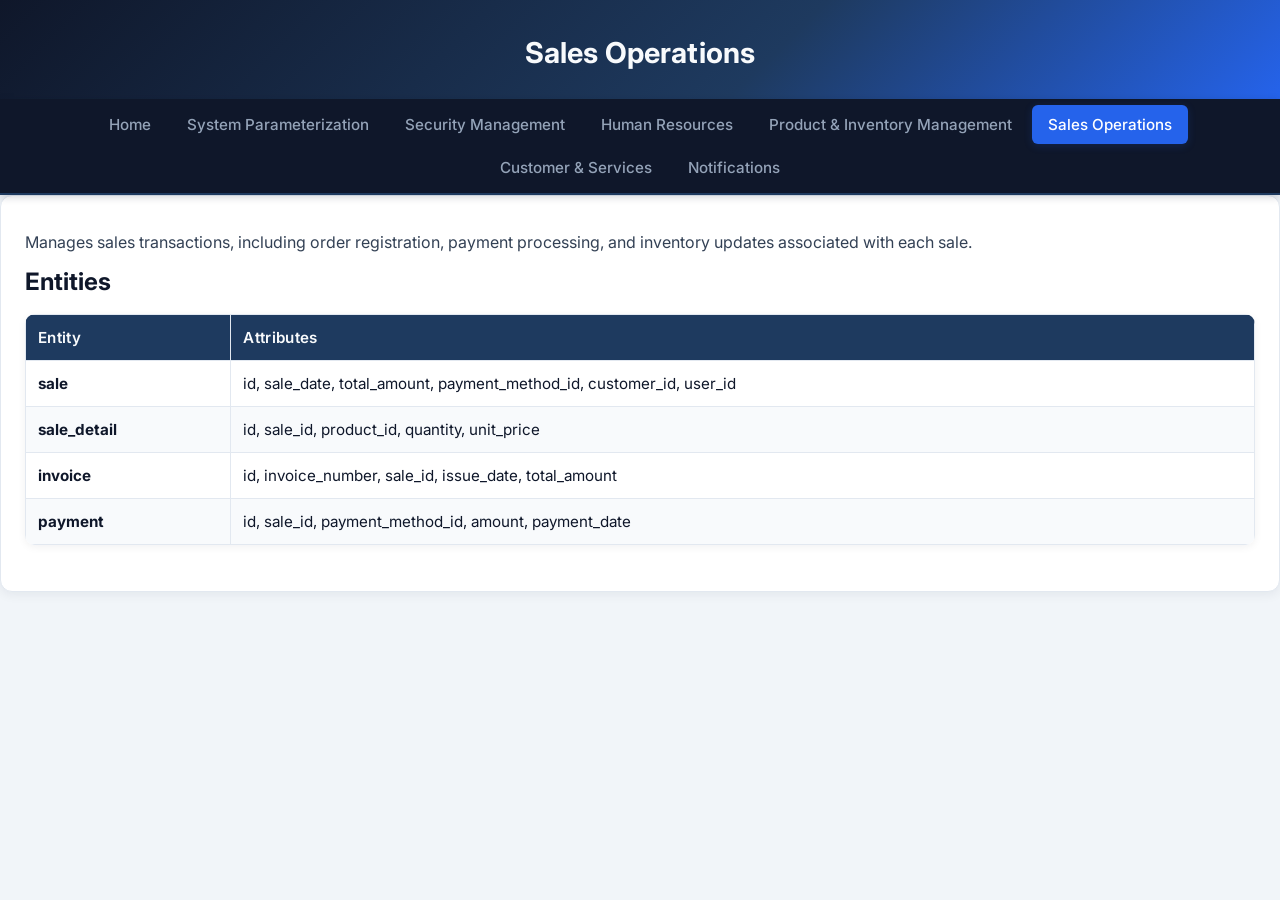
<file: Portal/sales_operations/sales_operations.html>
<!DOCTYPE html>
<html lang="en">
<head>
  <meta charset="UTF-8">
  <meta name="viewport" content="width=device-width, initial-scale=1.0">
  <title>Sales Operations – Administrative System</title>
  <link rel="stylesheet" href="../asset/css/estilos.css">
</head>

<body>
<header>
  <h1>Sales Operations</h1>
</header>

<nav>
  <a href="../index.html" class="nav-link">Home</a>
  <a href="../system_parameterization/system_parameterization.html" class="nav-link">System Parameterization</a>
  <a href="../security_management/security_management.html" class="nav-link">Security Management</a>
  <a href="../human_resources/human_resources.html" class="nav-link">Human Resources</a>
  <a href="../product_inventory_management/product_inventory_management.html" class="nav-link">Product & Inventory Management</a>
  <a href="sales_operations.html" class="nav-link active">Sales Operations</a>
  <a href="../customer_services/customer_services.html" class="nav-link">Customer & Services</a>
  <a href="../notifications/notifications.html" class="nav-link">Notifications</a>
</nav>

<main>
  <div class="card">
    <p>
      Manages sales transactions, including order registration, payment processing,
      and inventory updates associated with each sale.
    </p>

    <h2>Entities</h2>
    <table>
      <thead>
        <tr>
          <th>Entity</th>
          <th>Attributes</th>
        </tr>
      </thead>
      <tbody>
        <tr>
          <td><strong>sale</strong></td>
          <td>id, sale_date, total_amount, payment_method_id, customer_id, user_id</td>
        </tr>
        <tr>
          <td><strong>sale_detail</strong></td>
          <td>id, sale_id, product_id, quantity, unit_price</td>
        </tr>
        <tr>
          <td><strong>invoice</strong></td>
          <td>id, invoice_number, sale_id, issue_date, total_amount</td>
        </tr>
        <tr>
          <td><strong>payment</strong></td>
          <td>id, sale_id, payment_method_id, amount, payment_date</td>
        </tr>
      </tbody>
    </table>
  </div>
</main>

</body>
</html>
</file>
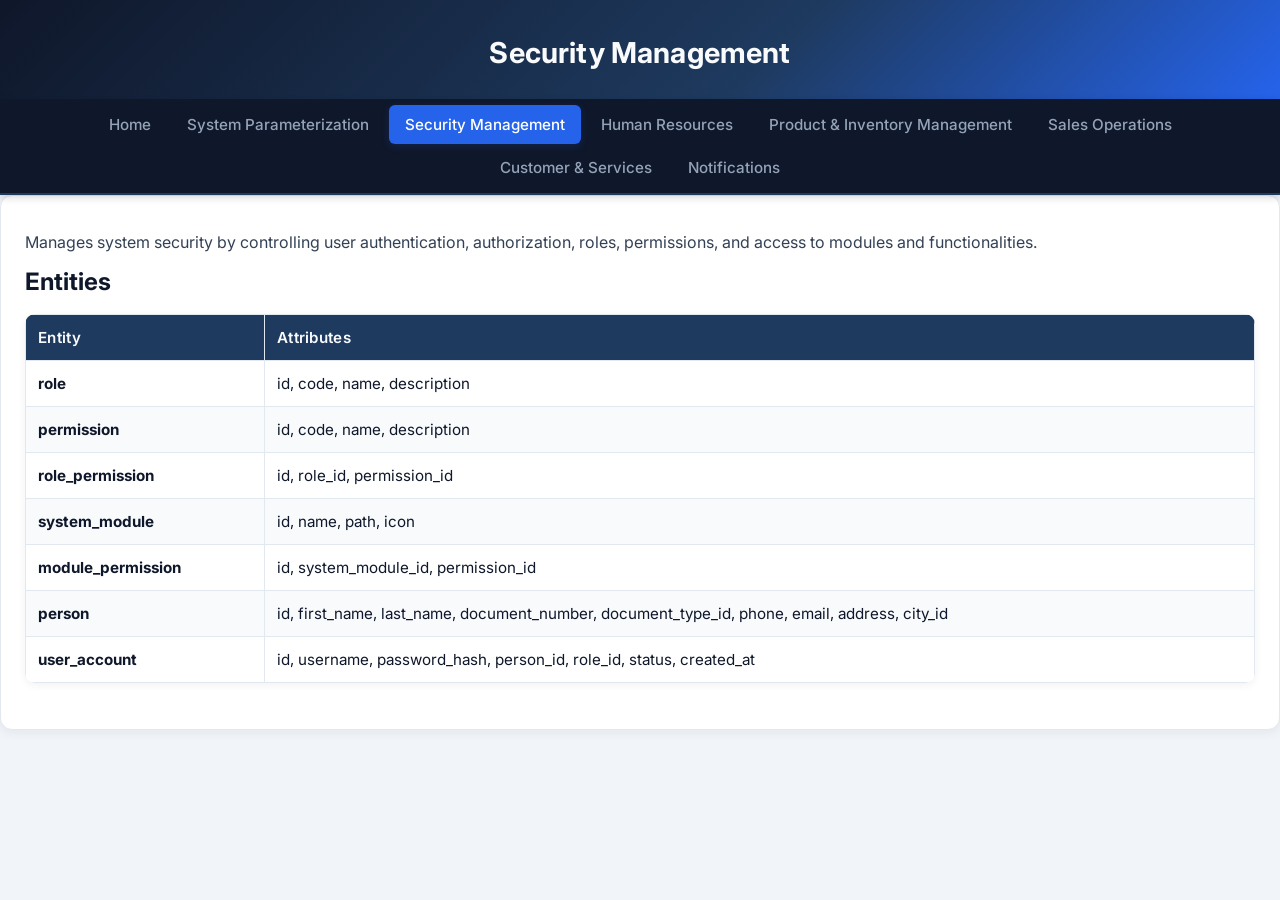
<file: Portal/security_management/security_management.html>
<!DOCTYPE html>
<html lang="en">
<head>
  <meta charset="UTF-8">
  <meta name="viewport" content="width=device-width, initial-scale=1.0">
  <title>Security Management – Administrative Control System</title>
  <link rel="stylesheet" href="../asset/css/estilos.css">
</head>

<body>

<header>
  <h1>Security Management</h1>
</header>

<nav>
  <a href="../index.html" class="nav-link">Home</a>
  </a>
  <a href="../system_parameterization/system_parameterization.html" class="nav-link">
    System Parameterization
  </a>
  <a href="security_management.html" class="nav-link active">
    Security Management
  </a>
  <a href="../human_resources/human_resources.html" class="nav-link">
    Human Resources
  </a>
  <a href="../product_inventory_management/product_inventory_management.html" class="nav-link">
    Product & Inventory Management
  </a>
  <a href="../sales_operations/sales_operations.html" class="nav-link">
    Sales Operations
  </a>
  <a href="../customer_services/customer_services.html" class="nav-link">
    Customer & Services
  </a>
  <a href="../notifications/notifications.html" class="nav-link">
    Notifications
  </a>
</nav>

<main>
  <div class="card">
    <p>
      Manages system security by controlling user authentication, authorization,
      roles, permissions, and access to modules and functionalities.
    </p>

    <h2>Entities</h2>
    <table>
      <thead>
        <tr>
          <th>Entity</th>
          <th>Attributes</th>
        </tr>
      </thead>
      <tbody>
        <tr>
          <td><strong>role</strong></td>
          <td>id, code, name, description</td>
        </tr>
        <tr>
          <td><strong>permission</strong></td>
          <td>id, code, name, description</td>
        </tr>
        <tr>
          <td><strong>role_permission</strong></td>
          <td>id, role_id, permission_id</td>
        </tr>
        <tr>
          <td><strong>system_module</strong></td>
          <td>id, name, path, icon</td>
        </tr>
        <tr>
          <td><strong>module_permission</strong></td>
          <td>id, system_module_id, permission_id</td>
        </tr>
        <tr>
          <td><strong>person</strong></td>
          <td>
            id, first_name, last_name, document_number, document_type_id,
            phone, email, address, city_id
          </td>
        </tr>
        <tr>
          <td><strong>user_account</strong></td>
          <td>
            id, username, password_hash, person_id, role_id, status, created_at
          </td>
        </tr>
      </tbody>
    </table>
  </div>
</main>

</body>
</html>
</file>
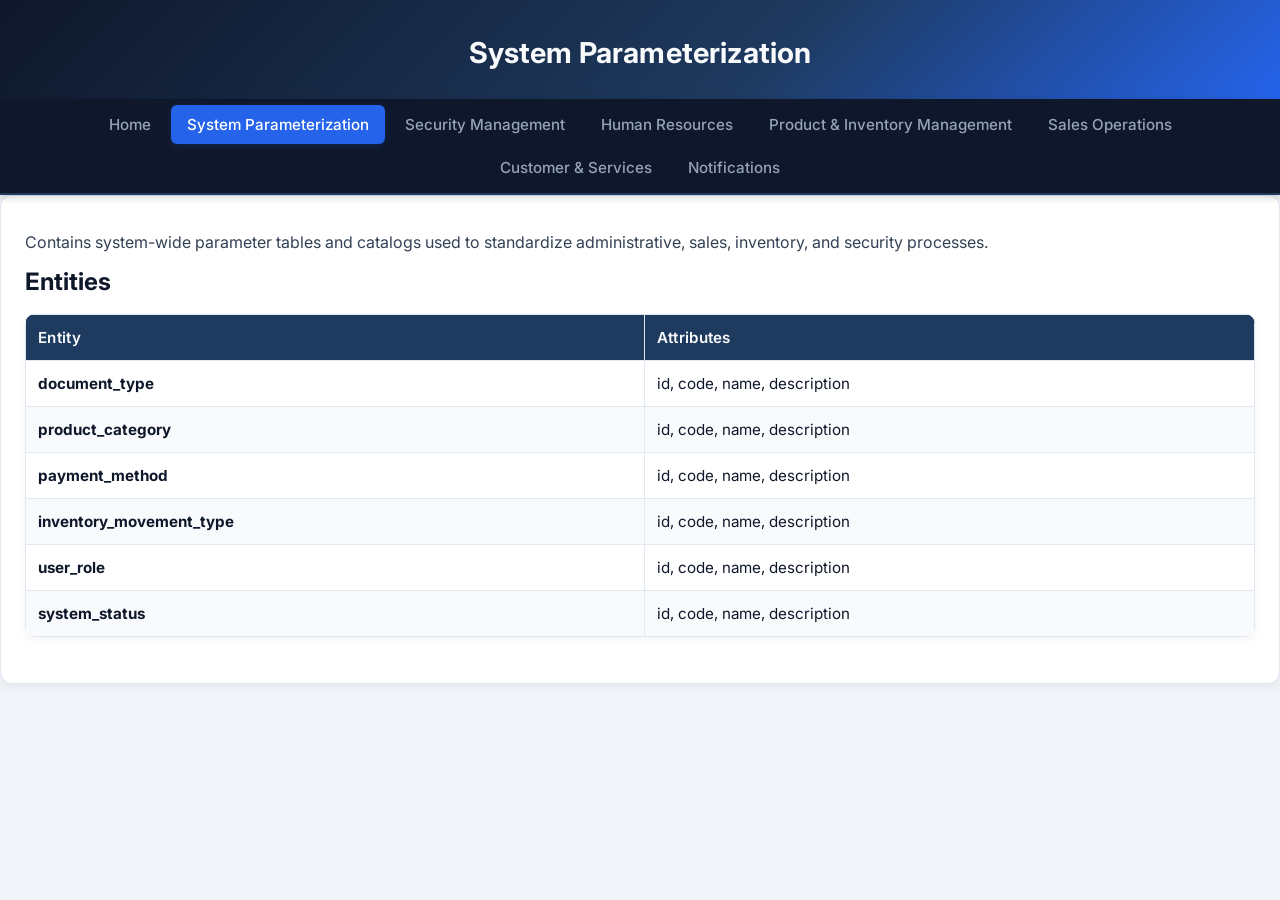
<file: Portal/system_parameterization/system_parameterization.html>
<!DOCTYPE html>
<html lang="en">
<head>
  <meta charset="UTF-8">
  <meta name="viewport" content="width=device-width, initial-scale=1.0">
  <title>System Parameterization – Administrative Control System</title>
  <link rel="stylesheet" href="../asset/css/estilos.css">
</head>

<body>

<header>
  <h1>System Parameterization</h1>
</header>

<nav>
  <a href="../index.html" class="nav-link">Home</a>
  <a href="system_parameterization.html" class="nav-link active"> System Parameterization</a>
  <a href="../security_management/security_management.html" class="nav-link"> Security Management</a>
  <a href="../human_resources/human_resources.html" class="nav-link"> Human Resources</a>
  <a href="../product_inventory_management/product_inventory_management.html" class="nav-link"> Product & Inventory Management</a>
  <a href="../sales_operations/sales_operations.html" class="nav-link"> Sales Operations</a>
  <a href="../customer_services/customer_services.html" class="nav-link"> Customer & Services</a>
  <a href="../notifications/notifications.html" class="nav-link"> Notifications</a>
</nav>

<main>
  <div class="card">
    <p>
      Contains system-wide parameter tables and catalogs used to standardize
      administrative, sales, inventory, and security processes.
    </p>

    <h2>Entities</h2>
    <table>
      <thead>
        <tr>
          <th>Entity</th>
          <th>Attributes</th>
        </tr>
      </thead>
      <tbody>
        <tr>
          <td><strong>document_type</strong></td>
          <td>id, code, name, description</td>
        </tr>
        <tr>
          <td><strong>product_category</strong></td>
          <td>id, code, name, description</td>
        </tr>
        <tr>
          <td><strong>payment_method</strong></td>
          <td>id, code, name, description</td>
        </tr>
        <tr>
          <td><strong>inventory_movement_type</strong></td>
          <td>id, code, name, description</td>
        </tr>
        <tr>
          <td><strong>user_role</strong></td>
          <td>id, code, name, description</td>
        </tr>
        <tr>
          <td><strong>system_status</strong></td>
          <td>id, code, name, description</td>
        </tr>
      </tbody>
    </table>
  </div>
</main>

</body>
</html>
</file>
<file: Portal/asset/css/estilos.css>
@import url('https://fonts.googleapis.com/css2?family=Inter:wght@400;500;600;700&display=swap');

/* =============================================
   INVENTARYSOFT - Professional Design System
   Color Palette:
   Primary:    #0F172A (Navy Dark)
   Secondary:  #1E3A5F (Deep Blue)
   Accent:     #2563EB (Blue)
   Surface:    #F8FAFC (Light Gray)
   Border:     #E2E8F0
   Text:       #0F172A
   Muted:      #64748B
============================================= */

/* ===== RESET & BASE ===== */
*, *::before, *::after { box-sizing: border-box; }

body {
  font-family: 'Inter', 'Segoe UI', Arial, sans-serif;
  margin: 0;
  padding: 0;
  background: #F1F5F9;
  color: #0F172A;
  min-height: 100vh;
}

a { color: #2563EB; text-decoration: none; }
a:hover { text-decoration: underline; color: #1D4ED8; }
a:visited { color: #1E40AF; }

h1, h2, h3 { line-height: 1.2; margin: 0 0 8px; }
p { margin: 8px 0 16px; color: #334155; }

/* ===== HEADER ===== */
header {
  padding: 36px 24px 24px 24px;
  background: linear-gradient(135deg, #0F172A 0%, #1E3A5F 60%, #2563EB 100%);
  color: #F8FAFC;
  text-align: center;
  box-shadow: 0 4px 16px rgba(15,23,42,0.18);
  letter-spacing: 0.01em;
}

header h1 {
  font-size: 1.8rem;
  font-weight: 700;
  color: #F8FAFC;
  margin-bottom: 4px;
}

header p {
  color: #94A3B8;
  font-size: 0.97rem;
  margin: 0;
}

/* ===== MAIN NAV ===== */
nav {
  display: flex;
  flex-wrap: wrap;
  background: #0F172A;
  justify-content: center;
  gap: 4px;
  padding: 6px 12px;
  position: sticky;
  top: 0;
  z-index: 50;
  box-shadow: 0 2px 8px rgba(15,23,42,0.18);
  border-bottom: 2px solid #1E3A5F;
}

nav button {
  background: transparent;
  border: none;
  color: #94A3B8;
  padding: 12px 24px;
  cursor: pointer;
  font-size: 0.97rem;
  border-radius: 6px;
  transition: background 0.2s, color 0.2s;
  font-weight: 500;
  letter-spacing: 0.01em;
}

nav button:hover {
  background: #1E3A5F;
  color: #F8FAFC;
}

nav button.active {
  background: #2563EB;
  color: #FFFFFF;
  font-weight: 600;
  box-shadow: 0 2px 8px rgba(37,99,235,0.18);
}

/* ===== NAV ANCHOR LINKS ===== */
nav a.nav-link {
  color: #94A3B8;
  text-decoration: none;
  padding: 10px 16px;
  border-radius: 6px;
  transition: background 0.2s, color 0.2s;
  display: inline-flex;
  align-items: center;
  gap: 8px;
  font-weight: 500;
  font-size: 0.95rem;
}

nav a.nav-link:hover {
  background: #1E3A5F;
  color: #F8FAFC;
}

nav a.nav-link.active {
  background: #2563EB;
  color: #FFFFFF;
  box-shadow: 0 2px 8px rgba(37,99,235,0.18);
}

nav a.nav-link:visited { color: #94A3B8; }

/* ===== MODULE NAV BAR ===== */
.module-nav {
  background: #1E293B;
  display: flex;
  gap: 6px;
  padding: 8px 16px;
  overflow-x: auto;
  white-space: nowrap;
  position: sticky;
  top: 54px;
  z-index: 40;
  border-bottom: 1px solid #334155;
}

.module-nav::-webkit-scrollbar { height: 4px; }
.module-nav::-webkit-scrollbar-thumb {
  background: #475569;
  border-radius: 8px;
}

.module-nav a.nav-link {
  color: #94A3B8;
  text-decoration: none;
  padding: 7px 14px;
  border-radius: 20px;
  transition: background 0.2s, color 0.2s;
  display: inline-flex;
  align-items: center;
  gap: 6px;
  font-weight: 500;
  font-size: 0.9rem;
}

.module-nav a.nav-link:hover { background: #334155; color: #F8FAFC; }
.module-nav a.nav-link.active {
  background: #2563EB;
  color: #FFFFFF;
  box-shadow: 0 2px 8px rgba(37,99,235,0.18);
}
.module-nav a.nav-link:visited { color: #94A3B8; }

/* ===== SECTIONS ===== */
section {
  display: none;
  padding: 36px 20px;
  max-width: 960px;
  margin: 0 auto;
}

section.active { display: block; }

/* ===== SUBTABS ===== */
.subtabs {
  display: flex;
  border-bottom: 2px solid #E2E8F0;
  margin-top: 12px;
  gap: 4px;
}

.subtabs button {
  background: #F1F5F9;
  border: none;
  padding: 12px 22px;
  cursor: pointer;
  font-size: 0.97rem;
  border-radius: 8px 8px 0 0;
  font-weight: 500;
  color: #64748B;
  transition: background 0.2s, color 0.2s;
}

.subtabs button:hover {
  background: #E2E8F0;
  color: #0F172A;
}

.subtabs button.active {
  background: #FFFFFF;
  color: #2563EB;
  border-bottom: 3px solid #2563EB;
  font-weight: 600;
}

/* ===== SUBCONTENT ===== */
.subcontent {
  display: none;
  padding: 28px;
  background: #FFFFFF;
  border: 1px solid #E2E8F0;
  border-top: none;
  border-radius: 0 0 12px 12px;
  box-shadow: 0 4px 12px rgba(15,23,42,0.06);
}

.subcontent.active { display: block; }

/* ===== TABLES ===== */
table {
  border-collapse: collapse;
  width: 100%;
  margin: 18px 0;
  background: #FFFFFF;
  border-radius: 10px;
  overflow: hidden;
  box-shadow: 0 2px 8px rgba(15,23,42,0.06);
}

table th, table td {
  border: 1px solid #E2E8F0;
  padding: 13px 12px;
  text-align: left;
  font-size: 0.95rem;
}

table th {
  background: #1E3A5F;
  color: #F8FAFC;
  font-weight: 600;
  letter-spacing: 0.02em;
}

table tr:nth-child(even) td { background: #F8FAFC; }
table tr:hover td { background: #EFF6FF; transition: background 0.15s; }

/* ===== PHASE TABLE ===== */
.phase-table {
  width: 100%;
  border-collapse: collapse;
  margin-top: 18px;
  background: #FFFFFF;
  border-radius: 10px;
  overflow: hidden;
  box-shadow: 0 2px 8px rgba(15,23,42,0.06);
}

.phase-table th, .phase-table td {
  border: 1px solid #E2E8F0;
  padding: 13px 12px;
  font-size: 0.95rem;
}

.phase-table th {
  background: #1E3A5F;
  color: #F8FAFC;
  font-weight: 600;
}

.phase-table tr:nth-child(even) td { background: #F8FAFC; }
.phase-table tr:hover td { background: #EFF6FF; transition: background 0.15s; }

/* ===== CODE BLOCKS ===== */
pre {
  background: #0F172A;
  color: #E2E8F0;
  padding: 20px;
  border-radius: 10px;
  overflow: auto;
  border: 1px solid #1E3A5F;
  font-size: 0.92rem;
  line-height: 1.6;
}

code {
  font-family: ui-monospace, SFMono-Regular, Menlo, Monaco, Consolas,
    'Liberation Mono', 'Courier New', monospace;
}

/* ===== IMAGES ===== */
img {
  max-width: 100%;
  height: auto;
  border-radius: 10px;
  box-shadow: 0 2px 12px rgba(15,23,42,0.08);
}

/* ===== COLLAPSIBLE (HU) ===== */
details {
  margin-bottom: 14px;
  border: 1px solid #E2E8F0;
  border-radius: 10px;
  background: #FFFFFF;
  box-shadow: 0 2px 8px rgba(15,23,42,0.04);
  overflow: hidden;
  transition: box-shadow 0.2s;
}

details[open] {
  box-shadow: 0 4px 16px rgba(37,99,235,0.10);
  border-color: #BFDBFE;
}

details summary {
  cursor: pointer;
  padding: 14px 20px;
  font-weight: 600;
  background: #1E3A5F;
  color: #F8FAFC;
  border-radius: 10px 10px 0 0;
  font-size: 0.97rem;
  letter-spacing: 0.01em;
  list-style: none;
  display: flex;
  align-items: center;
  gap: 8px;
  transition: background 0.2s;
}

details summary:hover { background: #2563EB; }

details summary::before {
  content: "▶";
  font-size: 0.75rem;
  transition: transform 0.2s;
}

details[open] summary::before { transform: rotate(90deg); }

details div {
  padding: 16px 28px;
  color: #334155;
  line-height: 1.7;
}

details ul { margin: 6px 0; padding-left: 20px; }
details li { margin-bottom: 6px; font-size: 0.95rem; }

/* ===== CARDS ===== */
.card {
  background: #FFFFFF;
  border-radius: 12px;
  box-shadow: 0 2px 12px rgba(15,23,42,0.07);
  padding: 28px 24px;
  margin-bottom: 20px;
  border: 1px solid #E2E8F0;
}

a.card {
  display: block;
  color: inherit;
  text-decoration: none;
  transition: transform 0.15s, box-shadow 0.2s, border-color 0.2s;
}

a.card:visited { color: inherit; }

a.card:hover {
  transform: translateY(-3px);
  box-shadow: 0 8px 24px rgba(37,99,235,0.12);
  border-color: #93C5FD;
}

/* ===== SEARCH BAR ===== */
.searchbar {
  display: flex;
  align-items: center;
  gap: 8px;
  margin: 8px 0 18px;
}

.searchbar input[type="search"] {
  flex: 1;
  padding: 12px 16px;
  border-radius: 10px;
  border: 1px solid #CBD5E1;
  background: #FFFFFF;
  outline: none;
  font-size: 0.97rem;
  color: #0F172A;
  transition: border-color 0.2s, box-shadow 0.2s;
}

.searchbar input[type="search"]:focus {
  border-color: #2563EB;
  box-shadow: 0 0 0 3px rgba(37,99,235,0.12);
}

/* ===== MODULES GRID ===== */
.modules-grid {
  display: grid;
  grid-template-columns: repeat(auto-fit, minmax(200px, 1fr));
  gap: 14px;
}

/* ===== RESPONSIVE ===== */
@media (max-width: 700px) {
  header { font-size: 1rem; padding: 20px 10px 14px; }
  nav button { padding: 10px 12px; font-size: 0.92rem; }
  section { padding: 18px 8px; }
  .subtabs button { padding: 8px 10px; font-size: 0.92rem; }
  .subcontent { padding: 14px; }
  .card { padding: 16px 10px; }
  table th, table td,
  .phase-table th, .phase-table td { padding: 8px 6px; font-size: 0.88rem; }
  pre { font-size: 0.85rem; padding: 12px; }
}
</file>
<file: docs/retrospectives/weekly-07/styles.css>
/* ============================================
   InventarySoft - Retrospectiva del Proyecto
   Estilos para presentación Weekly
   ============================================ */

:root {
  --bg-dark: #0f172a;
  --bg-card: #1e293b;
  --accent: #38bdf8;
  --accent-soft: #0ea5e9;
  --success: #34d399;
  --warning: #fbbf24;
  --text: #f1f5f9;
  --text-muted: #94a3b8;
  --border: #334155;
  --font-sans: 'Segoe UI', system-ui, -apple-system, sans-serif;
  --radius: 12px;
  --shadow: 0 4px 20px rgba(0, 0, 0, 0.25);
}

* {
  box-sizing: border-box;
  margin: 0;
  padding: 0;
}

body {
  font-family: var(--font-sans);
  background: var(--bg-dark);
  color: var(--text);
  line-height: 1.6;
  min-height: 100vh;
}

/* Header */
.hero {
  background: linear-gradient(135deg, var(--bg-card) 0%, #0f172a 100%);
  border-bottom: 2px solid var(--accent);
  padding: 2rem 1.5rem;
  text-align: center;
}

.hero h1 {
  font-size: 1.75rem;
  font-weight: 700;
  color: var(--accent);
  margin-bottom: 0.5rem;
}

.hero .subtitle {
  color: var(--text-muted);
  font-size: 0.95rem;
}

.hero .date {
  margin-top: 0.75rem;
  font-size: 0.85rem;
  color: var(--text-muted);
}

/* Contenedor principal */
.container {
  max-width: 900px;
  margin: 0 auto;
  padding: 1.5rem;
}

/* Secciones */
.section {
  background: var(--bg-card);
  border-radius: var(--radius);
  padding: 1.5rem;
  margin-bottom: 1.5rem;
  border: 1px solid var(--border);
  box-shadow: var(--shadow);
}

.section h2 {
  font-size: 1.25rem;
  color: var(--accent);
  margin-bottom: 1rem;
  padding-bottom: 0.5rem;
  border-bottom: 1px solid var(--border);
  display: flex;
  align-items: center;
  gap: 0.5rem;
}

.section h2 .icon {
  font-size: 1.2rem;
}

.section h3 {
  font-size: 1rem;
  color: var(--text);
  margin: 1rem 0 0.5rem;
}

.section ul, .section ol {
  margin-left: 1.25rem;
  margin-bottom: 0.75rem;
}

.section li {
  margin-bottom: 0.35rem;
}

.section p {
  margin-bottom: 0.75rem;
  color: var(--text-muted);
}

.section code {
  background: rgba(15, 23, 42, 0.8);
  padding: 0.15rem 0.4rem;
  border-radius: 4px;
  font-size: 0.9em;
  color: var(--accent);
}

.section-intro {
  margin-bottom: 1rem !important;
  color: var(--text) !important;
  font-size: 0.95rem;
}

.section-highlight {
  border-color: var(--accent);
  background: linear-gradient(135deg, rgba(56, 189, 248, 0.06) 0%, var(--bg-card) 100%);
}

/* Tarjetas de ítems */
.card-list {
  display: flex;
  flex-direction: column;
  gap: 0.75rem;
}

.card-item {
  background: rgba(15, 23, 42, 0.6);
  border-left: 4px solid var(--accent);
  padding: 0.75rem 1rem;
  border-radius: 0 8px 8px 0;
}

.card-item.success { border-left-color: var(--success); }
.card-item.warning { border-left-color: var(--warning); }

.card-item strong {
  color: var(--text);
}

/* Weekly y HU */
.weekly-badge {
  display: inline-block;
  background: var(--accent-soft);
  color: var(--bg-dark);
  padding: 0.25rem 0.75rem;
  border-radius: 999px;
  font-size: 0.8rem;
  font-weight: 600;
  margin-bottom: 1rem;
}

.hu-grid {
  display: grid;
  grid-template-columns: repeat(auto-fit, minmax(180px, 1fr));
  gap: 0.75rem;
  margin-top: 0.75rem;
}

.hu-card {
  background: rgba(15, 23, 42, 0.6);
  border: 1px solid var(--border);
  border-radius: 8px;
  padding: 1rem;
  text-align: center;
}

.hu-card .hu-num { font-size: 0.75rem; color: var(--text-muted); }
.hu-card .hu-title { font-weight: 600; color: var(--accent); margin-top: 0.25rem; }
.hu-card.focus { border-color: var(--accent); background: rgba(56, 189, 248, 0.08); }

/* Footer */
.footer {
  text-align: center;
  padding: 1.5rem;
  color: var(--text-muted);
  font-size: 0.85rem;
  border-top: 1px solid var(--border);
}

@media (min-width: 600px) {
  .hero h1 { font-size: 2rem; }
  .section { padding: 1.75rem; }
}
</file>
